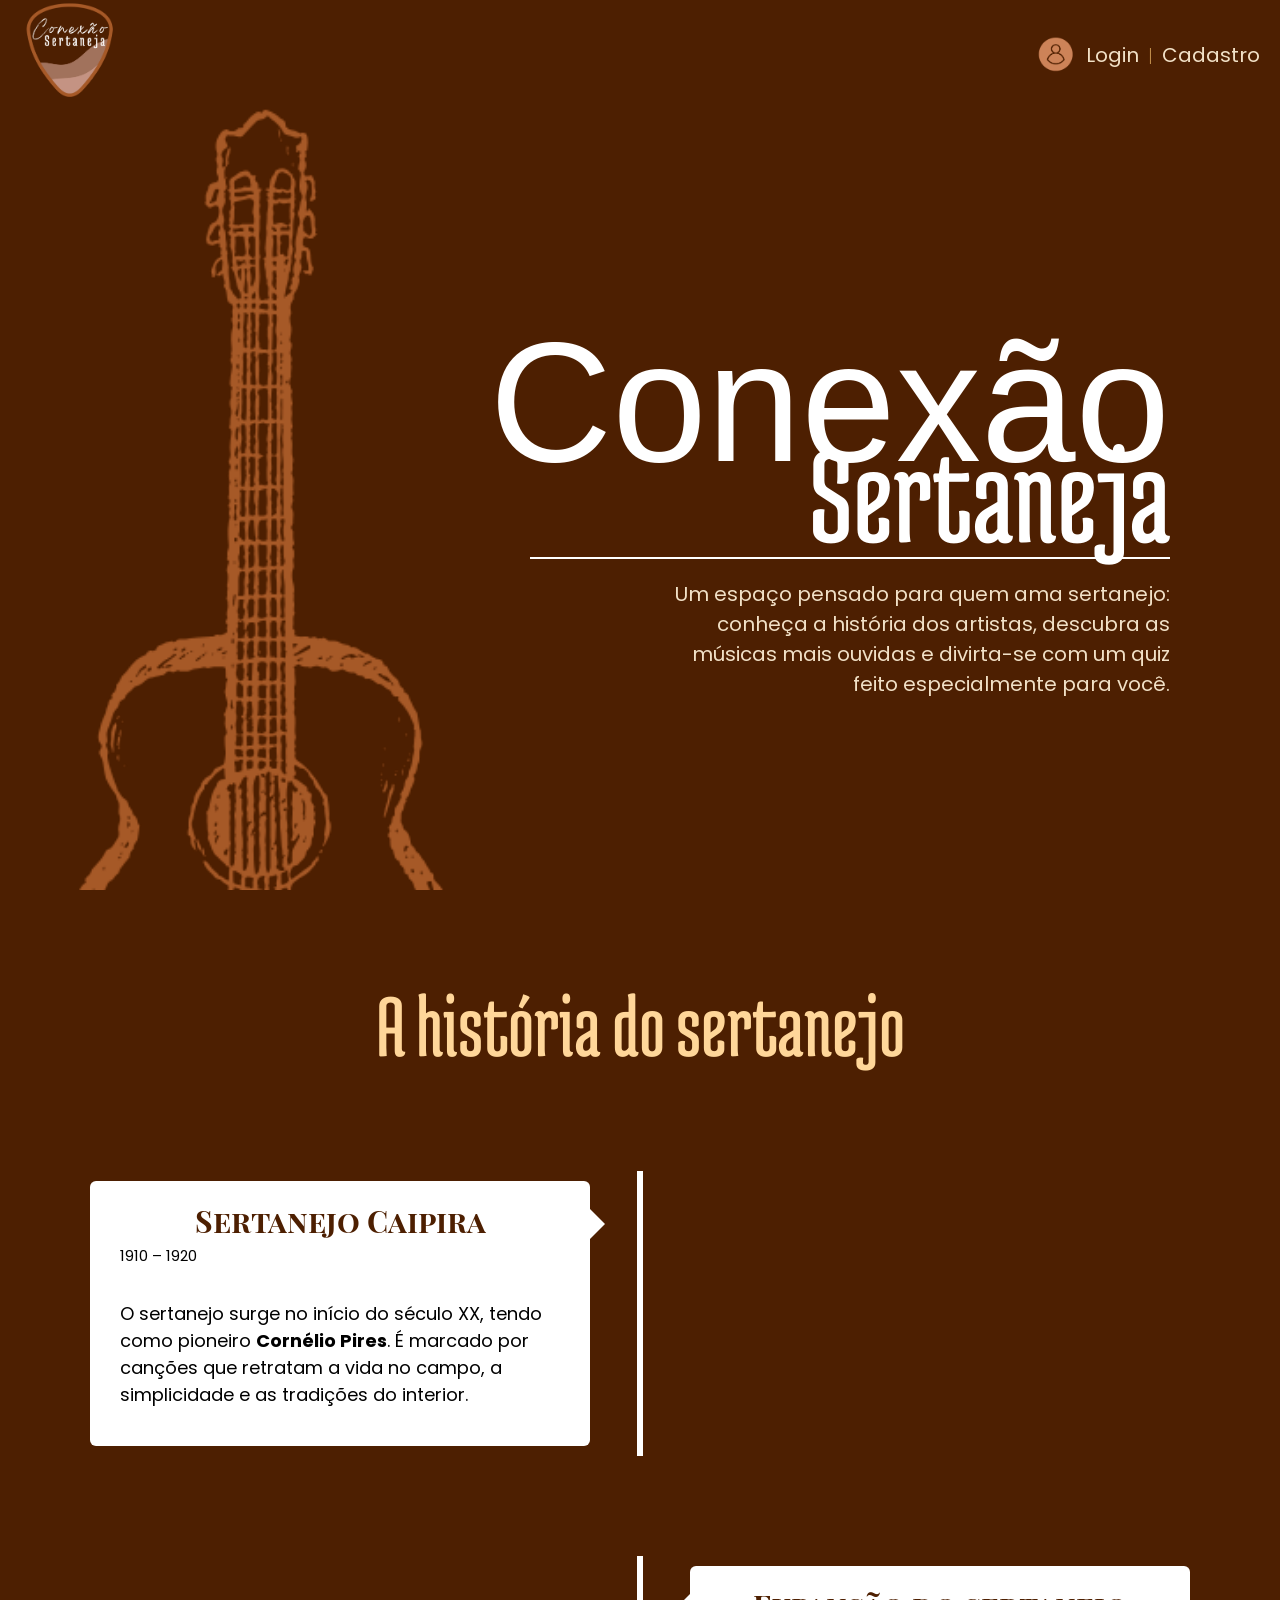
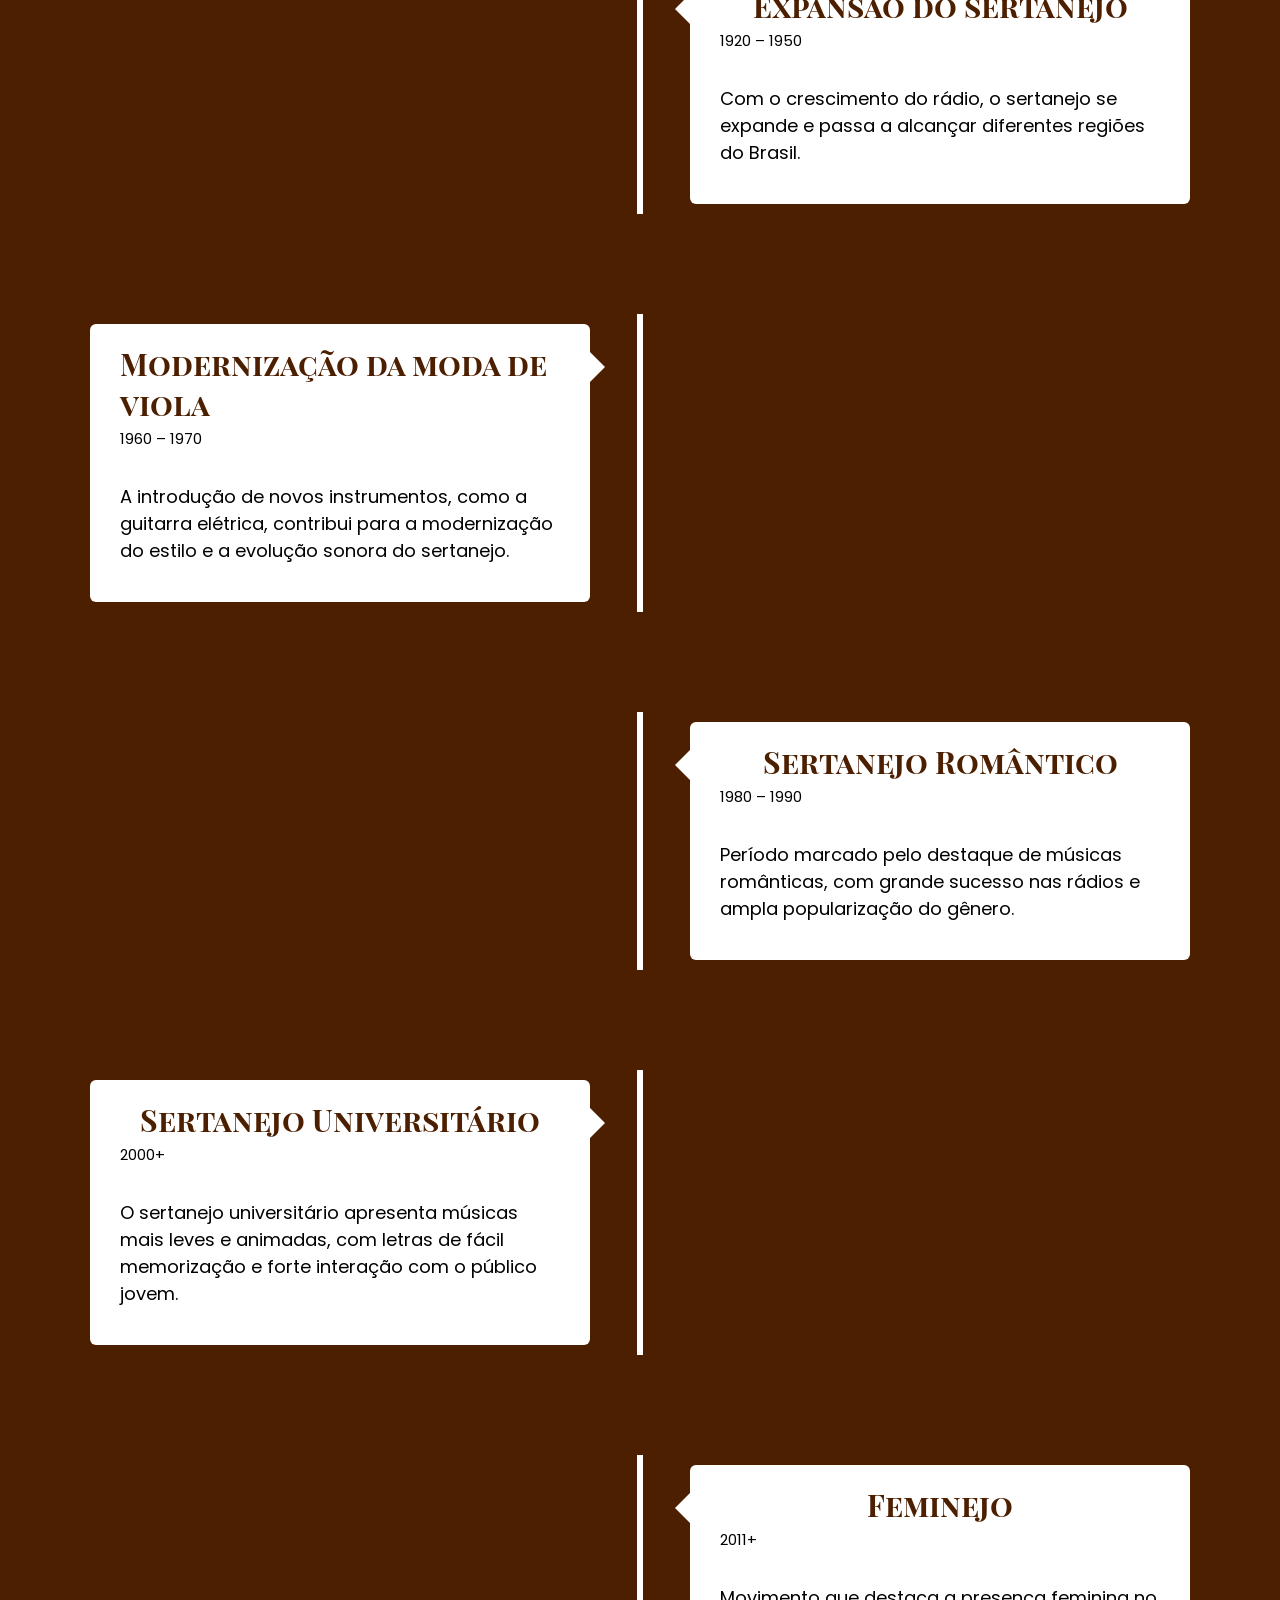
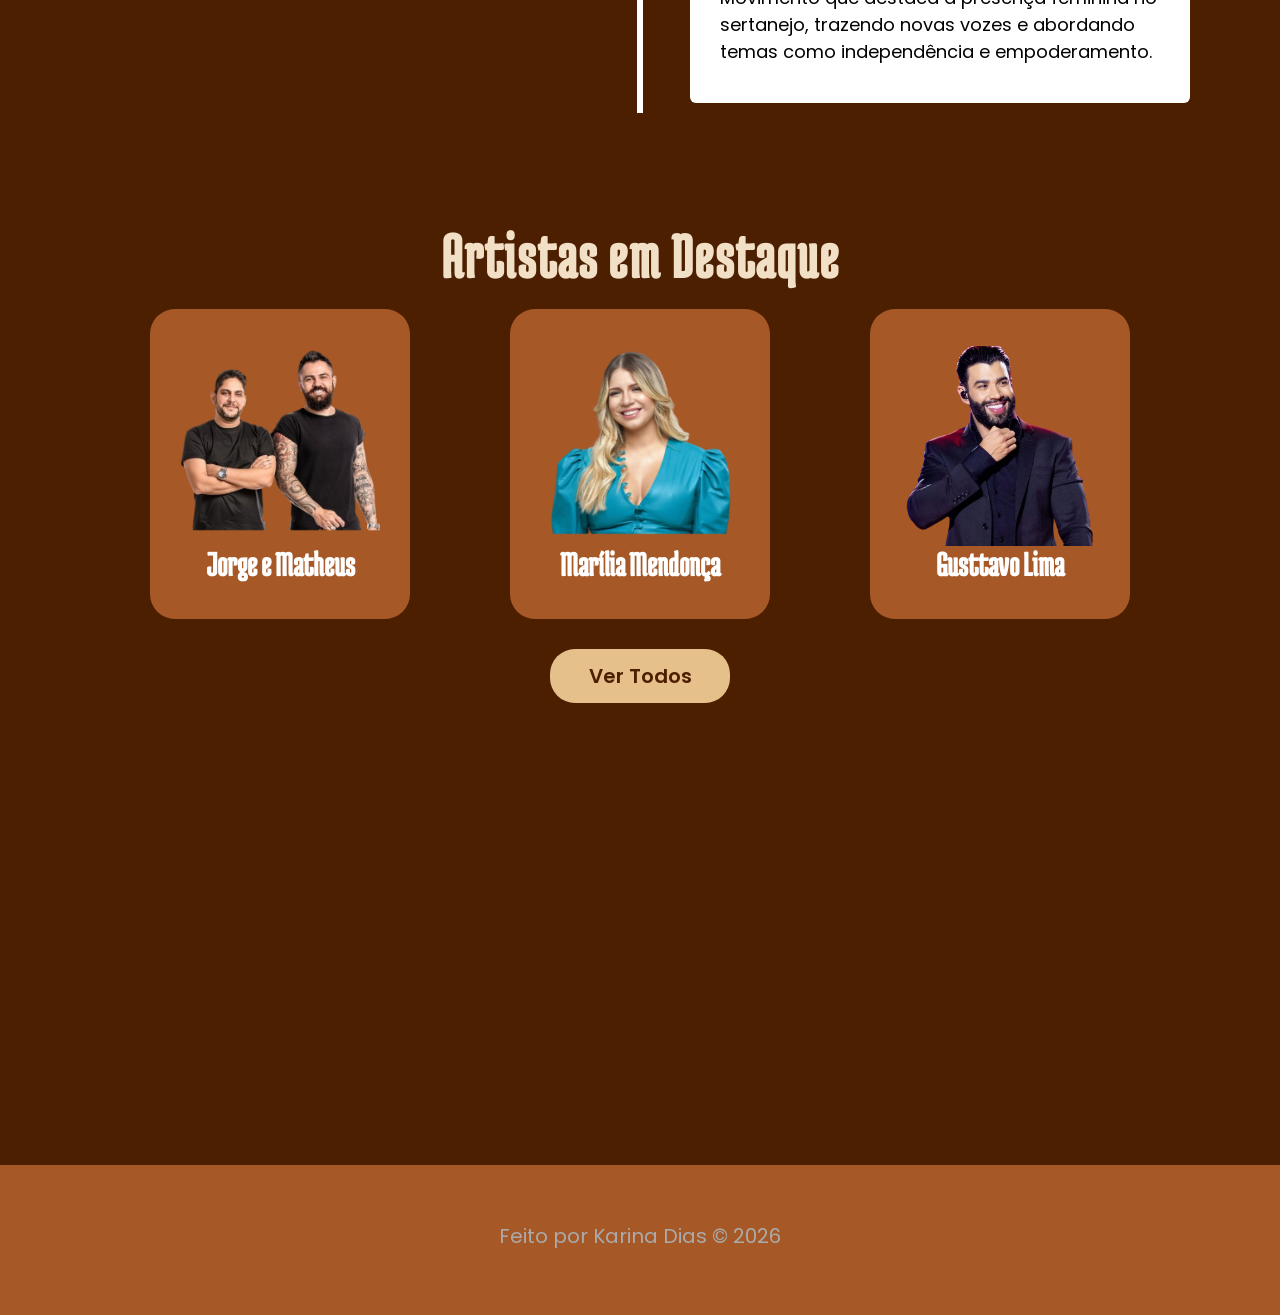
<file: Site/public/index.html>
<!DOCTYPE html>
<html lang="en">

<head>
  <meta charset="UTF-8">
  <meta http-equiv="X-UA-Compatible" content="IE=edge">
  <meta name="viewport" content="width=device-width, initial-scale=1.0">

  <title>Conexão Sertaneja | Página Inicial</title>

  <script src="./js/sessao.js"></script>

  <link rel="stylesheet" href="./css/estilo.css">
  <link rel="icon" href="./assets/icon/Logo.ico">
  <link href="https://fonts.cdnfonts.com/css/angelica-rytes" rel="stylesheet">
  <link rel="preconnect" href="https://fonts.googleapis.com">
  <link rel="preconnect" href="https://fonts.gstatic.com" crossorigin>
  <link
    href="https://fonts.googleapis.com/css2?family=Medula+One&family=Playfair+Display+SC:ital,wght@0,400;0,700;0,900;1,400;1,700;1,900&family=Poppins:ital,wght@0,100;0,200;0,300;0,400;0,500;0,600;0,700;0,800;0,900;1,100;1,200;1,300;1,400;1,500;1,600;1,700;1,800;1,900&display=swap"
    rel="stylesheet">
</head>

<body>
  <div class="header">
    <div class="container">
      <div class="logo">
        <a href="index.html"><img src="assets/icon/Logo.png" alt=""></a>
      </div>
      <ul class="navbar">
        <li class="area-user">
          <img src="assets/imgs/usuario.png" alt="">
          <a href="login.html">Login</a>
          <span>|</span>
          <a href="cadastro.html">Cadastro</a>
        </li>
      </ul>
    </div>
  </div>

  <div class="banner">
    <div class="container">
      <div class="titulo">
        <p class="conexao">Conexão</p>
        <p class="sertaneja">Sertaneja</p>
        <div class="linha"></div>
      </div>
      <div class="texto">
        <p>Um espaço pensado para quem ama sertanejo: conheça a história dos artistas, descubra as músicas mais ouvidas
          e divirta-se com um quiz feito especialmente para você.</p>
      </div>
    </div>
  </div>
  <p class="titulo-timelime">A história do sertanejo</p>

  <div class="timeline">
    <div class="container left-container">
      <div class="text-box">
        <h2>Sertanejo Caipira</h2>
        <small>1910 – 1920</small>
        <p>
          O sertanejo surge no início do século XX, tendo como pioneiro <b>Cornélio Pires</b>.
          É marcado por canções que retratam a vida no campo, a simplicidade e as tradições do interior.
        </p>
        <span class="left-container-arrow"></span>
      </div>
    </div>
  </div>

  <div class="timeline">
    <div class="container right-container">
      <div class="text-box">
        <h2>Expansão do sertanejo</h2>
        <small>1920 – 1950</small>
        <p>
          Com o crescimento do rádio, o sertanejo se expande e passa a alcançar diferentes regiões do Brasil.
        </p>
        <span class="right-container-arrow"></span>
      </div>
    </div>
  </div>

  <div class="timeline">
    <div class="container left-container">
      <div class="text-box">
        <h2>Modernização da moda de viola</h2>
        <small>1960 – 1970</small>
        <p>
          A introdução de novos instrumentos, como a guitarra elétrica, contribui para a modernização do estilo e a
          evolução sonora do sertanejo.
        </p>
        <span class="left-container-arrow"></span>
      </div>
    </div>
  </div>

  <div class="timeline">
    <div class="container right-container">
      <div class="text-box">
        <h2>Sertanejo Romântico</h2>
        <small>1980 – 1990</small>
        <p>
          Período marcado pelo destaque de músicas românticas, com grande sucesso nas rádios e ampla popularização do
          gênero.
        </p>
        <span class="right-container-arrow"></span>
      </div>
    </div>
  </div>

  <div class="timeline">
    <div class="container left-container">
      <div class="text-box">
        <h2>Sertanejo Universitário</h2>
        <small>2000+</small>
        <p>
          O sertanejo universitário apresenta músicas mais leves e animadas, com letras de fácil memorização e forte
          interação com o público jovem.
        </p>
        <span class="left-container-arrow"></span>
      </div>
    </div>
  </div>

  <div class="timeline">
    <div class="container right-container">
      <div class="text-box">
        <h2>Feminejo</h2>
        <small>2011+</small>
        <p>
          Movimento que destaca a presença feminina no sertanejo, trazendo novas vozes e abordando temas como
          independência e empoderamento.
        </p>
        <span class="right-container-arrow"></span>
      </div>
    </div>
  </div>


  <div class="social">
    <div class="container">
      <div class="boxes">
        <div class="artistas">
          <h2>Artistas em Destaque</h2>
        </div>
        <div class="box">
          <img src="assets/imgs/jorge_matheus.png">
          <h4>Jorge e Matheus</h4>
        </div>
        <div class="box">
          <img src="assets/imgs/marilia.png">
          <h4>Marília Mendonça</h4>
        </div>
        <div class="box">
          <img src="assets/imgs/gusttavo.png">
          <h4>Gusttavo Lima</h4>
        </div>
      </div>
      <a href="artistas.html" class="btn">Ver Todos</a>
    </div>
  </div>
  <div class="iframe">
    <iframe data-testid="embed-iframe" style="border-radius:12px"
      src="https://open.spotify.com/embed/playlist/7IGhIit7is4YuOtG9TF6XB?utm_source=generator" width="60%" height="352"
      frameBorder="0" allowfullscreen=""
      allow="autoplay; clipboard-write; encrypted-media; fullscreen; picture-in-picture" loading="lazy"></iframe>
  </div>


  <div class="footer">
    <ul class="list">
      <!-- <li>
        <a href="sobremim.html">Sobre Mim</a>
      </li>
      <li>
        <a href="cacapalavra.html">Caça Palavra</a>
      </li>
    </ul> -->
      <p class="copyright">
        Feito por Karina Dias &copy; 2026
      </p>
  </div>
</body>

</html>
</file>
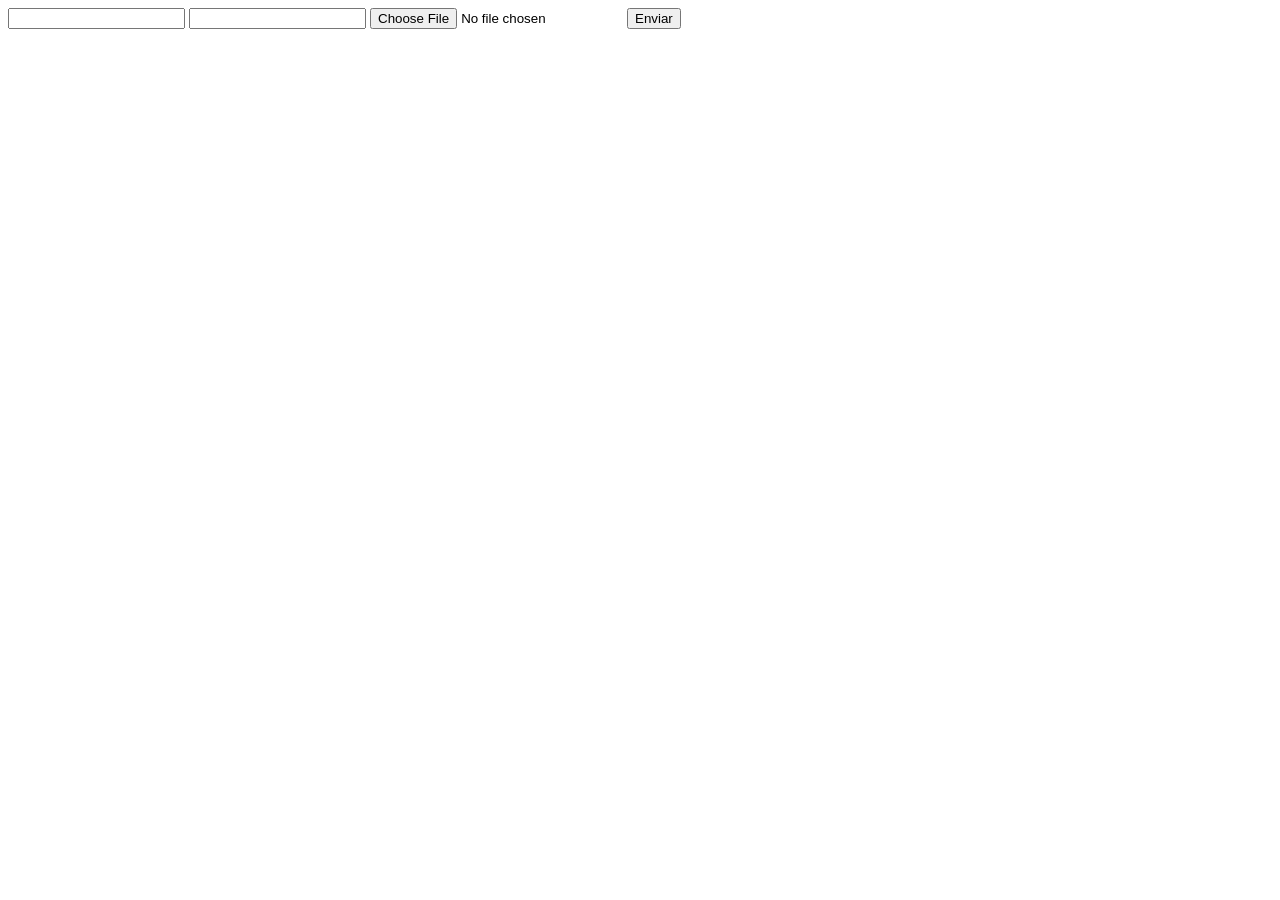
<file: Site/DOCUMENTOS_DE_APOIO/exemplo_de_upload_de_arquivo/public/index.html>
<!DOCTYPE html>
<html lang="en">

<head>
  <meta charset="UTF-8">
  <meta http-equiv="X-UA-Compatible" content="IE=edge">
  <meta name="viewport" content="width=device-width, initial-scale=1.0">
  <title>Upload</title>
</head>

<body>

  <div>
    <input name="nome" id="nome" type="text" />
    <input name="email" id="email" type="url" />
    <input name="foto" id="foto" type="file" />
    <button onclick="enviar()">Enviar</button>
  </div>

  <div id="container"></div>
</body>

</html>

<script>
  function enviar() {
    const formData = new FormData();
    formData.append('foto', foto.files[0])
    formData.append('nome', nome.value)
    formData.append('email', email.value)

    fetch("/usuarios/cadastro", {
      method: "POST",
      body: formData
    })
      .then(res => {
        window.location = "./perfil.html"
      })
      .catch(err => {
        console.log(err);
      })
  }
</script>
</file>
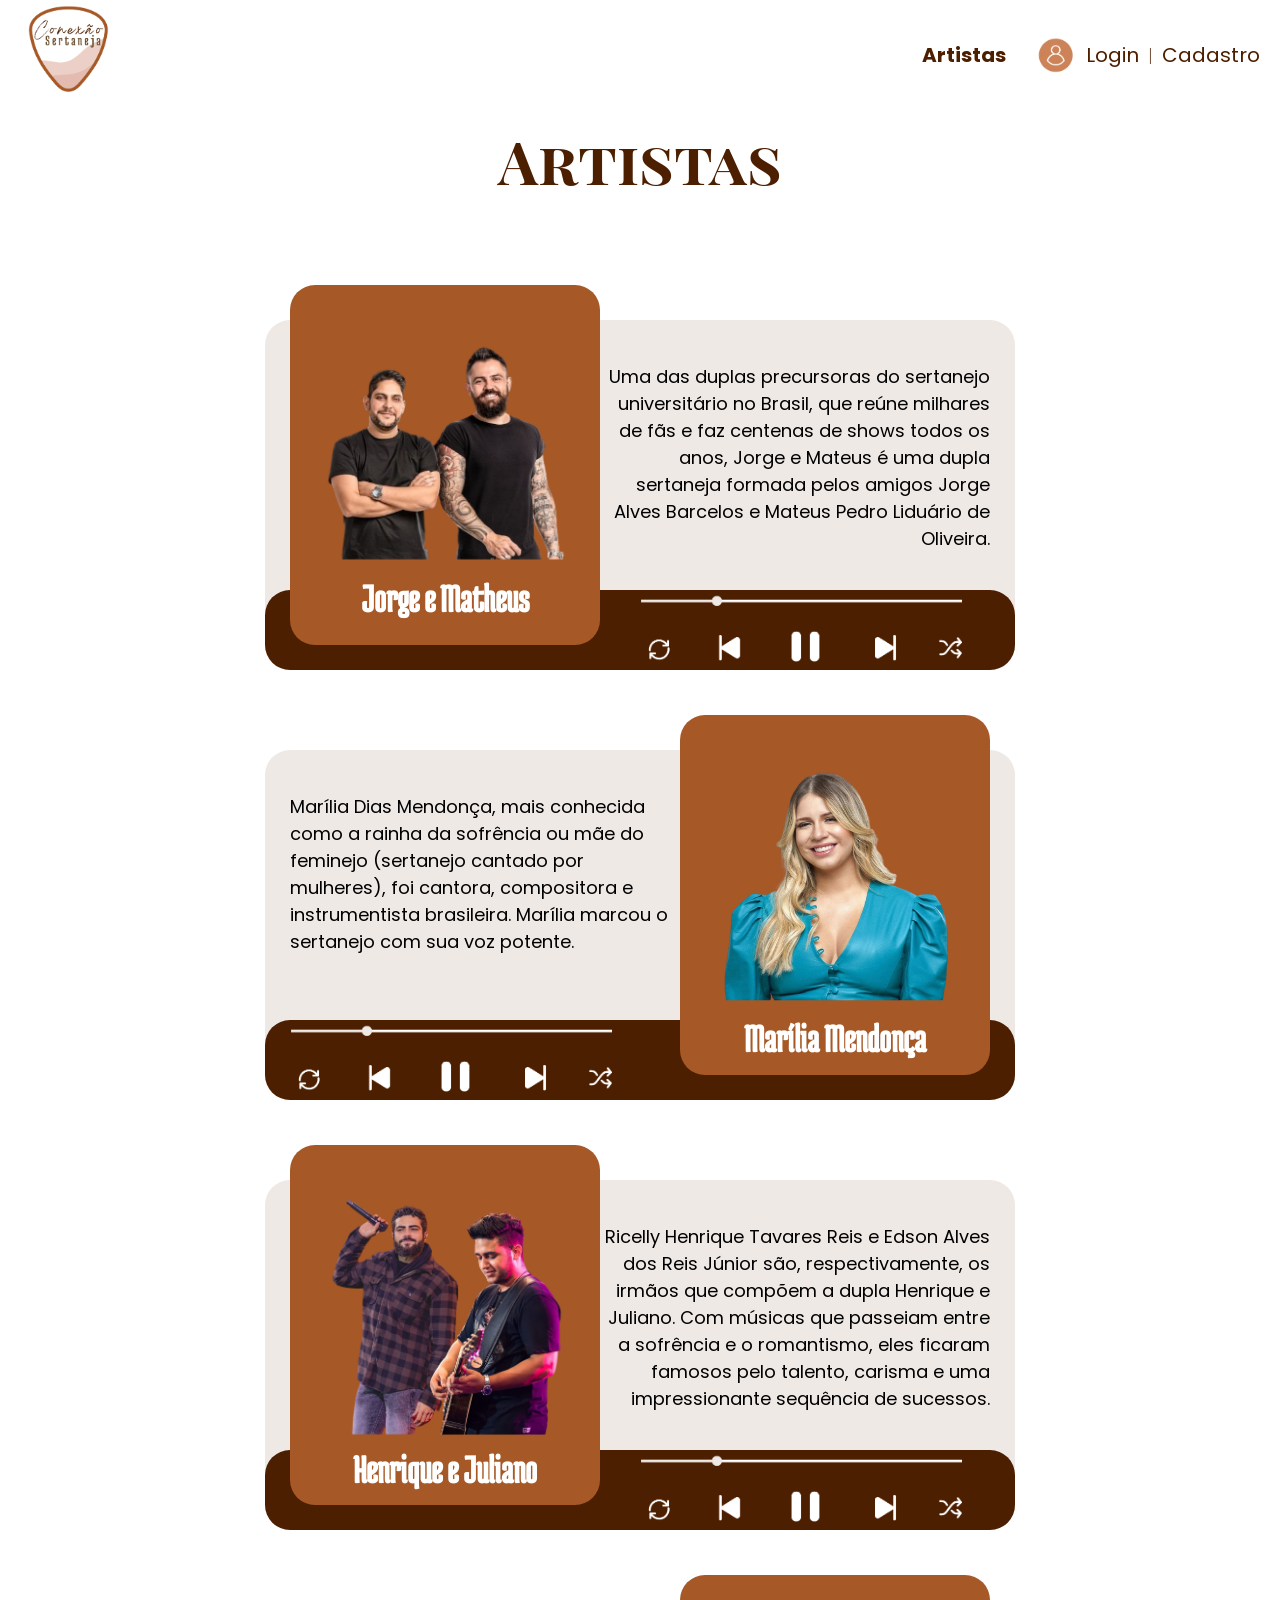
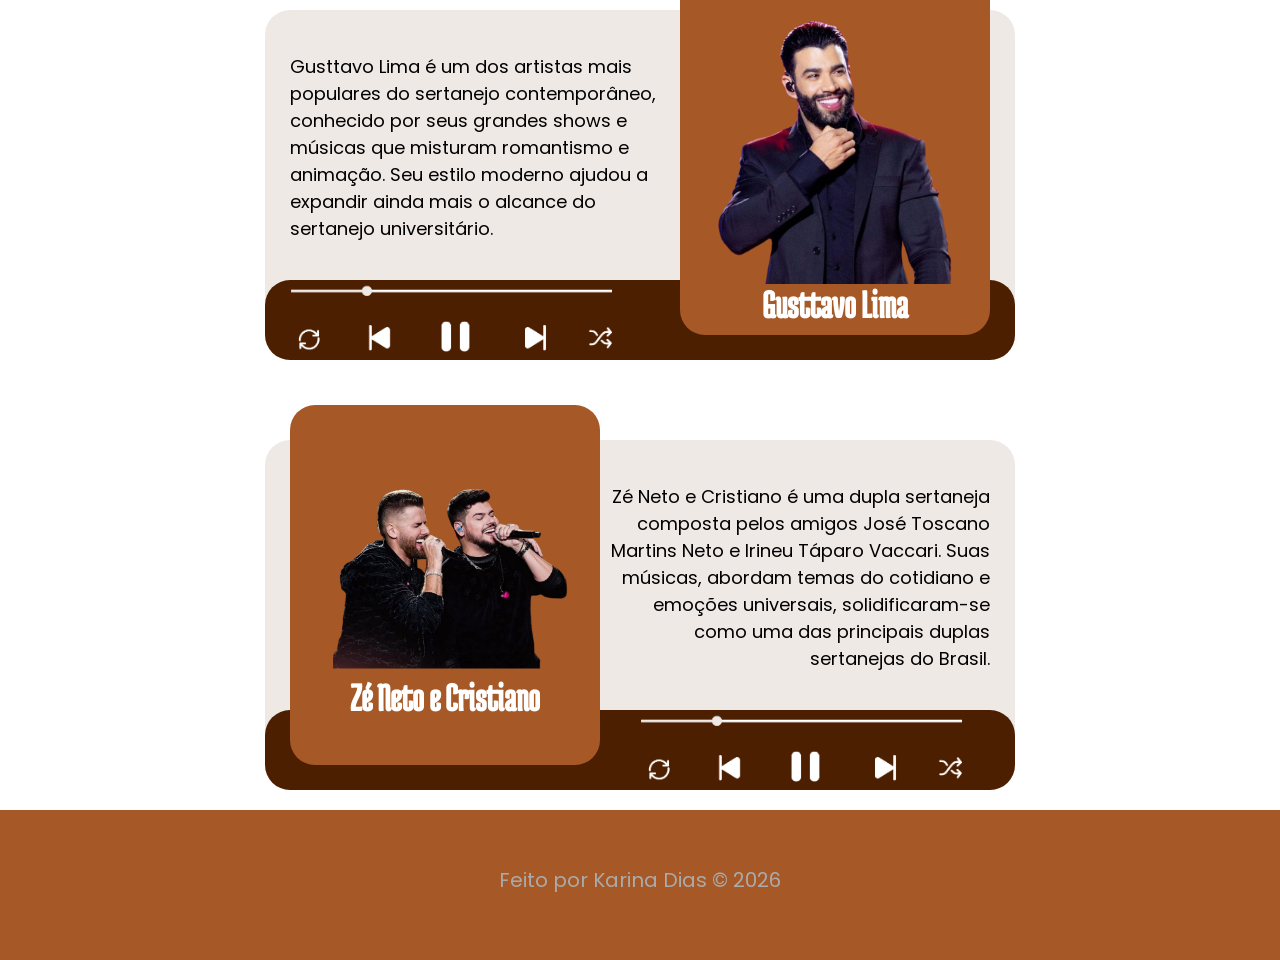
<file: Site/public/artistas.html>
<!DOCTYPE html>
<html lang="en">

<head>
  <meta charset="UTF-8">
  <meta http-equiv="X-UA-Compatible" content="IE=edge">
  <meta name="viewport" content="width=device-width, initial-scale=1.0">

  <title>Conexão Sertaneja | Artistas</title>
  <script src="./js/sessao.js"></script>
  <link rel="stylesheet" href="./css/artistas.css">
  <link rel="icon" href="./assets/icon/Logo.ico">
  <link href="https://fonts.cdnfonts.com/css/angelica-rytes" rel="stylesheet">
  <link rel="icon" href="./assets/icon/Logo.ico">
  <link href="https://fonts.cdnfonts.com/css/angelica-rytes" rel="stylesheet">
  <link rel="preconnect" href="https://fonts.googleapis.com">
  <link rel="preconnect" href="https://fonts.gstatic.com" crossorigin>
  <link
    href="https://fonts.googleapis.com/css2?family=Medula+One&family=Playfair+Display+SC:ital,wght@0,400;0,700;0,900;1,400;1,700;1,900&family=Poppins:ital,wght@0,100;0,200;0,300;0,400;0,500;0,600;0,700;0,800;0,900;1,100;1,200;1,300;1,400;1,500;1,600;1,700;1,800;1,900&display=swap"
    rel="stylesheet">
</head>

<body>
  <div class="header">
    <div class="container">
      <div class="logo">
        <a href="index.html"><img src="assets/icon/Logo2.png" alt=""></a>
      </div>
      <ul class="navbar">
        <li class="agora">
          <a href="#">Artistas</a>
        </li>
        <li>
        <li class="area-user">
          <img src="assets/imgs/usuario.png" alt="">
          <a href="login.html">Login</a>
          <span>|</span>
          <a href="cadastro.html">Cadastro</a>
        </li>
      </ul>
    </div>
  </div>

  <div class="main">
    <h1>Artistas</h1>
    <div class="container1">
      <div class="container2">
        <img src="assets/imgs/jorge_matheus.png" alt="jorge e matheus">
        <h3>Jorge e Matheus</h3>
      </div>
      <p>Uma das duplas precursoras do sertanejo universitário no Brasil, que reúne milhares de fãs e faz centenas de
        shows todos os anos, Jorge e Mateus é uma dupla sertaneja formada pelos amigos Jorge Alves Barcelos e Mateus
        Pedro Liduário de Oliveira. </p>
      <div class="container3">
        <img src="assets/imgs/playerMusic.png" alt="player de musica">
      </div>

    </div>
    <div class="container-right">
      <div class="container2">
        <img src="assets/imgs/marilia.png" alt="marilia">
        <h3>Marília Mendonça</h3>
      </div>
      <p>Marília Dias Mendonça, mais conhecida como a rainha da sofrência ou mãe do feminejo (sertanejo cantado por
        mulheres), foi cantora, compositora e instrumentista brasileira. Marília marcou o sertanejo com sua voz potente.
      </p>
      <div class="container-right1">
        <img src="assets/imgs/playerMusic.png" alt="player de musica">
      </div>

    </div>
    <div class="container1">
      <div class="container2">
        <img src="assets/imgs/henrique_juliano.png" alt="henrique e juliano">
        <h3>Henrique e Juliano</h3>
      </div>
      <p>Ricelly Henrique Tavares Reis e Edson Alves dos Reis Júnior são, respectivamente, os irmãos que compõem a dupla
        Henrique e Juliano. Com músicas que passeiam entre a sofrência e o romantismo, eles ficaram famosos pelo
        talento, carisma e uma impressionante sequência de sucessos.</p>
      <div class="container3">
        <img src="assets/imgs/playerMusic.png" alt="player de musica">
      </div>

    </div>
    <div class="container-right">
      <div class="container2">
        <img src="assets/imgs/gusttavo.png" alt="gustavo lima">
        <h3>Gusttavo Lima</h3>
      </div>
      <p>Gusttavo Lima é um dos artistas mais populares do sertanejo contemporâneo, conhecido por seus grandes shows e
        músicas que misturam romantismo e animação. Seu estilo moderno ajudou a expandir ainda mais o alcance do
        sertanejo universitário.</p>
      <div class="container-right1">
        <img src="assets/imgs/playerMusic.png" alt="player de musica">
      </div>

    </div>
    <div class="container1">
      <div class="container2">
        <img src="assets/imgs/ze_cristiano.png" alt="ze neto e cristiano">
        <h3>Zé Neto e Cristiano</h3>
      </div>
      <p>Zé Neto e Cristiano é uma dupla sertaneja composta pelos amigos José Toscano Martins Neto e Irineu Táparo
        Vaccari. Suas músicas, abordam temas do cotidiano e emoções universais, solidificaram-se como uma das principais
        duplas sertanejas do Brasil.</p>
      <div class="container3">
        <img src="assets/imgs/playerMusic.png" alt="player de musica">
      </div>
    </div>
  </div>


  <div class="footer">
    <!-- <ul class="list">
      <li>
        <a href="sobremim.html">Sobre Mim</a>
      </li>
      <li>
        <a href="cacapalavra.html">Caça Palavra</a>
      </li>
    </ul> -->
    <p class="copyright">
      Feito por Karina Dias &copy; 2026
    </p>


</body>

</html>
</file>
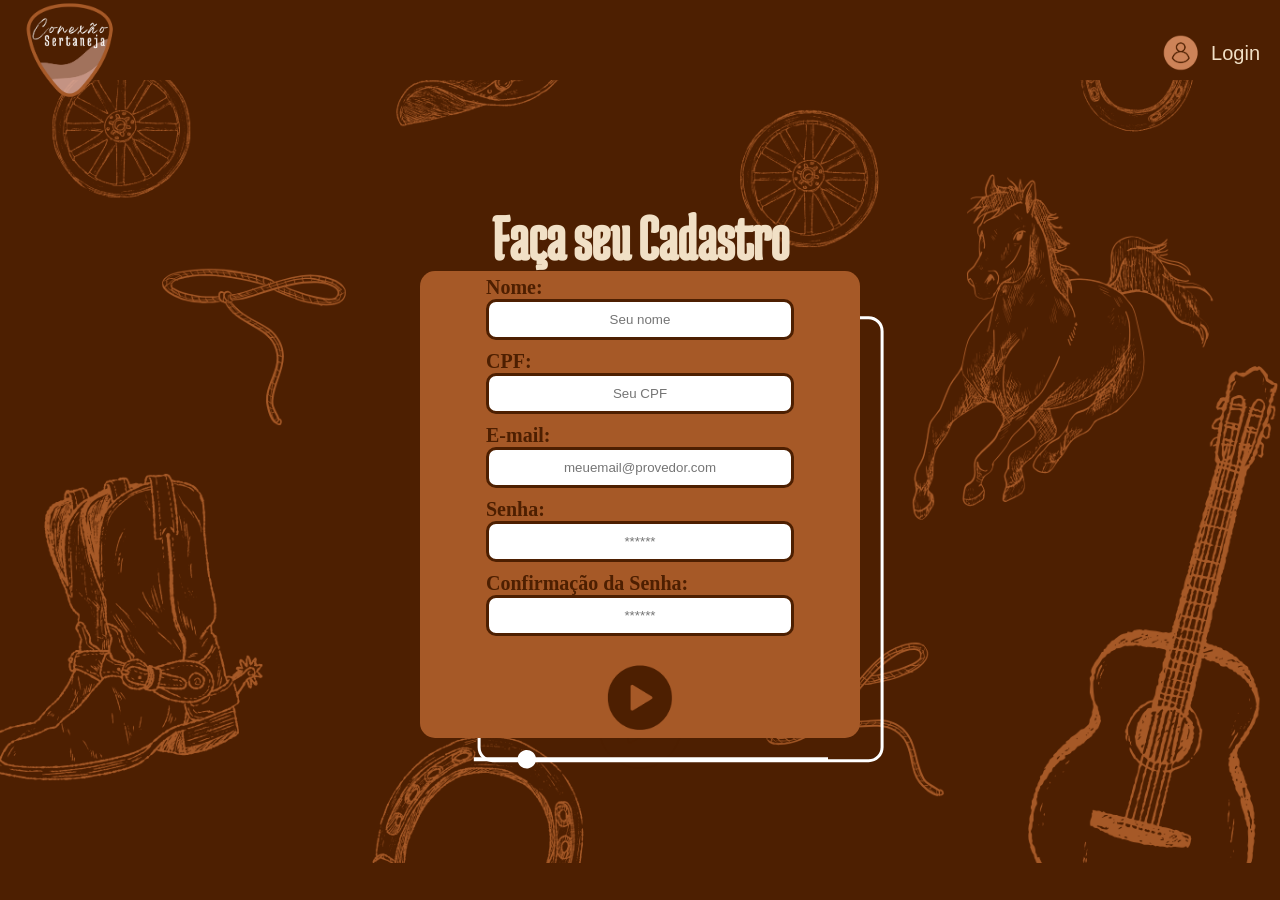
<file: Site/public/cadastro.html>
<!DOCTYPE html>
<html lang="pt-br">

<head>
  <meta charset="UTF-8" />
  <meta http-equiv="X-UA-Compatible" content="IE=edge" />
  <meta name="viewport" content="width=device-width, initial-scale=1.0" />

  <title>Conexão Sertaneja | Cadastro</title>

  <script src="./js/sessao.js"></script>

  <link rel="stylesheet" href="./css/estilo.css">
  <link rel="icon" href="./assets/icon/Logo.ico">
  <link href="https://fonts.cdnfonts.com/css/angelica-rytes" rel="stylesheet">
  <link rel="preconnect" href="https://fonts.googleapis.com">
  <link rel="preconnect" href="https://fonts.gstatic.com" crossorigin>
  <link
    href="https://fonts.googleapis.com/css2?family=Medula+One&family=Playfair+Display+SC:ital,wght@0,400;0,700;0,900;1,400;1,700;1,900&display=swap"
    rel="stylesheet">
</head>

<body>
  <!--header inicio-->
  <div class="header">
    <div class="container">
      <div class="logo">
        <a href="index.html"><img src="assets/icon/Logo.png" alt=""></a>
      </div>
      <ul class="navbar">
        <li class="area-user">
          <img src="assets/imgs/usuario.png" alt="">
          <a href="login.html">Login</a>
        </li>
      </ul>
    </div>
  </div>
  <!--header fim-->

  <div class="login">
    <div class="alerta_erro">
      <div class="card_erro" id="cardErro">
        <span id="mensagem_erro"></span>
      </div>
    </div>
    <div class="container">
      <h2>Faça seu Cadastro</h2>
      <div class="shape-cadastro"></div>
      <div class="card card-cadastro">
        <div class="formulario">
          <div class="campo">
            <span>Nome:</span>
            <input id="nome_input" type="text" placeholder="Seu nome" />
          </div>
          <div class="campo">
            <span>CPF:</span>
            <input id="cpf_input" type="text" placeholder="Seu CPF" />
          </div>
          <div class="campo">
            <span>E-mail:</span>
            <input id="email_input" type="email" placeholder="meuemail@provedor.com" />
          </div>
          <div class="campo">
            <span>Senha:</span>
            <input id="senha_input" type="password" oninput="analisarSenha()" placeholder="******" />
          </div>
          <div class="campo">
            <span>Confirmação da Senha:</span>
            <input id="confirmacao_senha_input" type="password" placeholder="******" />
          </div>
          <div class="imgSticker">
            <img src="assets/imgs/linhaMusica.png" alt="">
          </div>
          <button class="botao" onclick="cadastrar()"><img src="assets/imgs/buttonPlay.png" alt=""></button>
          <div id="div_mensagem"></div>
        </div>
        <div id="div_aguardar" class="loading-div">
          <img src="./assets/gifs/aguarde-orange.gif" id="loading-gif" />
        </div>

        <div id="div_erros_login"></div>
      </div>
    </div>
  </div>

</body>

</html>

<script>

  // Array para armazenar empresas cadastradas para validação de código de ativação 
  // let listaEmpresasCadastradas = [];

  function cadastrar() {
    aguardar();
    //Recupere o valor da nova input pelo nome do id
    // Agora vá para o método fetch logo abaixo
    var nomeVar = nome_input.value;
    var cpfVar = cpf_input.value;
    var emailVar = email_input.value;
    var senhaVar = senha_input.value;
    var confirmacaoSenhaVar = confirmacao_senha_input.value;

    // Verificando se há algum campo em branco
    if (
      nomeVar == "" ||
      cpfVar == "" ||
      emailVar == "" ||
      senhaVar == "" ||
      confirmacaoSenhaVar == ""
    ) {
      cardErro.style.display = "block";
      mensagem_erro.innerHTML =
        "(Mensagem de erro para todos os campos em branco)";

      finalizarAguardar();
      return false;
    }
    else {
      setInterval(sumirMensagem, 5000);
    }
    if (nomeVar.length < 1) {
      cardErro.style.display = "block";
      mensagem_erro.innerHTML =
        "(Nome Inválido)";

      finalizarAguardar();
      return false;
    }
    else {
      setInterval(sumirMensagem, 5000);
    }
    if (!(emailVar.includes('@') && emailVar.includes('.'))) {
      cardErro.style.display = "block";
      mensagem_erro.innerHTML =
        "(Email Inválido)";

    } else {
      setInterval(sumirMensagem, 5000);
    }

    if (senhaVar.length < 6) {
      cardErro.style.display = "block";
      mensagem_erro.innerHTML =
        "(Senha Inválida)";
      finalizarAguardar();
      return false;
    } else {
      setInterval(sumirMensagem, 5000);
    }
    if (confirmacaoSenhaVar !== senhaVar) {
      cardErro.style.display = "block";
      mensagem_erro.innerHTML =
        "(Senhas não corretas)";

      finalizarAguardar();
      return false;
    } else {
      setInterval(sumirMensagem, 5000);
    }
    if (cpfVar.length !== 11) {
      cardErro.style.display = "block";
      mensagem_erro.innerHTML =
        "(CPF Inválido)";

      finalizarAguardar();
      return false;
    } else {
      setInterval(sumirMensagem, 5000);
    }

    //For para verificar se é só número
    let valido = true;

    for (let i = 0; i < cpfVar.length; i++) {
      if (cpfVar[i] < '0' || cpfVar[i] > '9') {
        valido = false;
        break;
      }
    }

    if (!valido) {
      cardErro.style.display = "block";
      mensagem_erro.innerHTML = "CPF deve conter apenas números!";
      return false;
    }

    // Enviando o valor da nova input
    fetch("/usuarios/cadastrar", {
      method: "POST",
      headers: {
        "Content-Type": "application/json",
      },
      body: JSON.stringify({
        // crie um atributo que recebe o valor recuperado aqui
        // Agora vá para o arquivo routes/usuario.js
        nomeServer: nomeVar,
        cpfServer: cpfVar,
        emailServer: emailVar,
        senhaServer: senhaVar,
      }),
    })
      .then(function (resposta) {
        console.log("resposta: ", resposta);

        if (resposta.ok) {
          cardErro.style.display = "block";

          mensagem_erro.innerHTML =
            "Cadastro realizado com sucesso! Redirecionando para tela de Login...";

          setTimeout(() => {
            window.location = "login.html";
          }, "2000");

          limparFormulario();
          finalizarAguardar();
        } else {
          throw "Houve um erro ao tentar realizar o cadastro!";
        }
      })
      .catch(function (resposta) {
        console.log(`#ERRO: ${resposta}`);
        finalizarAguardar();
      });

    return false;
  }


  function sumirMensagem() {
    cardErro.style.display = "none";
  }

  function analisarSenha() {
  var senhaVar = senha_input.value;
  var tamanho = senhaVar.length;
  var senhaMai = senhaVar.toUpperCase();
  var senhaMin = senhaVar.toLowerCase();
  var forca = 0;

  if (tamanho >= 6) {
    forca++;
  }
  if (senhaVar != senhaMai) {
    forca++;
  }
  if (senhaVar != senhaMin) {
    forca++;
  }

  if (forca == 3) {
    div_mensagem.innerHTML = `<span style="color: green;">Senha forte</span>`;
  } else if (forca == 2) {
    div_mensagem.innerHTML = `<span style="color: orange;">Senha média  <br> 
                               As senha deve possuir: Possuir no mínimo 6 caracteres <br>
                               Conter letras maiúsculas e minúsculas, números e  caracteres especiais (ex: @, #, $, %)    <br></span>`;
  } else {
    div_mensagem.innerHTML = `<span style="color: red;">Senha fraca <br> 
                               As senha deve possuir: Possuir no mínimo 6 caracteres <br>
                               Conter letras maiúsculas e minúsculas, números e  caracteres especiais (ex: @, #, $, %)    <br></span>`;
  }
}

</script>
</file>
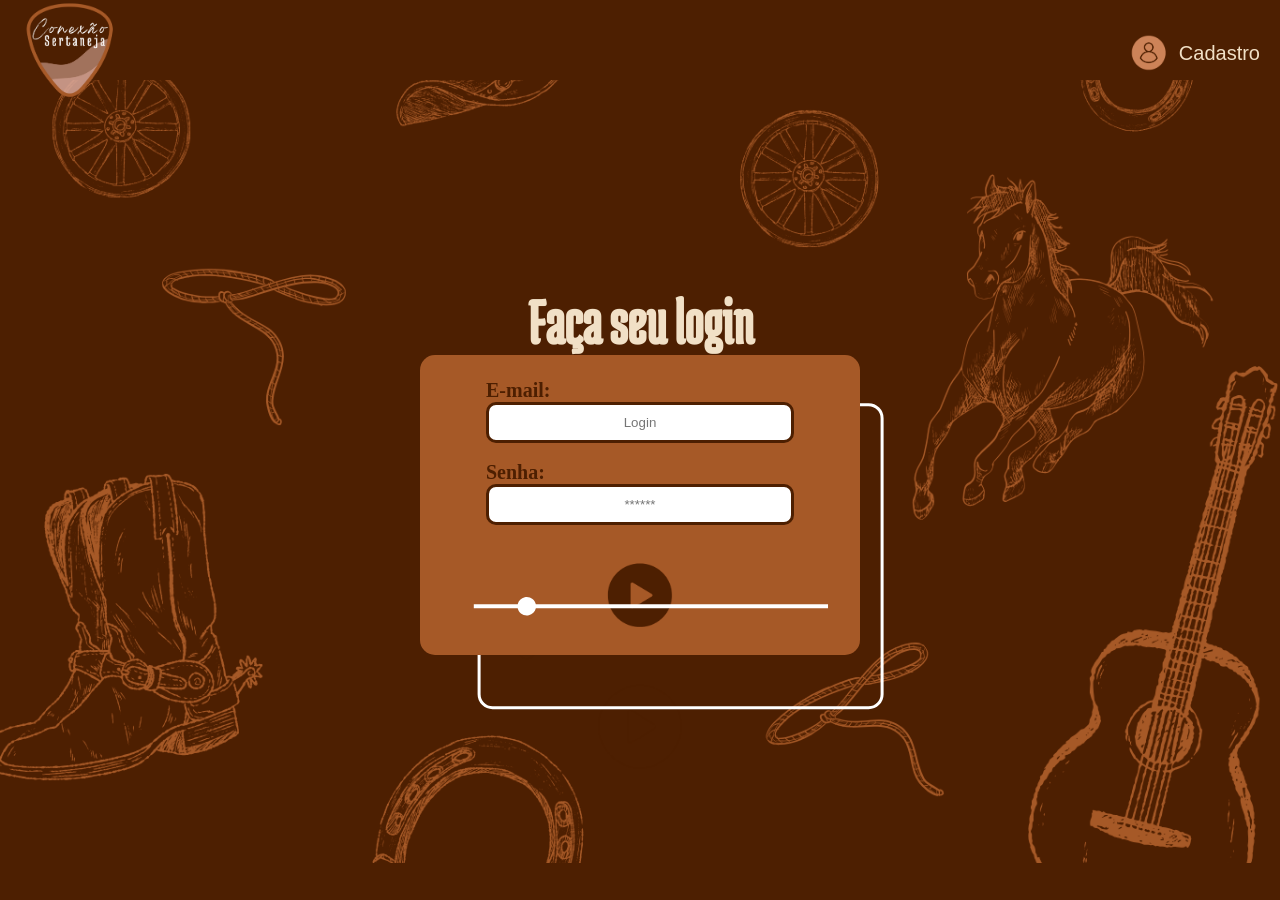
<file: Site/public/login.html>
<!DOCTYPE html>
<html lang="pt-br">

<head>
    <meta charset="UTF-8">
    <meta http-equiv="X-UA-Compatible" content="IE=edge">
    <meta name="viewport" content="width=device-width, initial-scale=1.0">

    <title>Conexão Sertaneja | Login</title>

    <script src="./js/sessao.js"></script>

    <link rel="stylesheet" href="./css/estilo.css">
    <link rel="icon" href="./assets/icon/Logo.ico">
    <link href="https://fonts.cdnfonts.com/css/angelica-rytes" rel="stylesheet">
    <link rel="preconnect" href="https://fonts.googleapis.com">
    <link rel="preconnect" href="https://fonts.gstatic.com" crossorigin>
    <link
        href="https://fonts.googleapis.com/css2?family=Medula+One&family=Playfair+Display+SC:ital,wght@0,400;0,700;0,900;1,400;1,700;1,900&display=swap"
        rel="stylesheet">
</head>

<body>

    <!--Header-->

    <!--header inicio-->
    <div class="header">
        <div class="container">
            <div class="logo">
                <a href="index.html"><img src="assets/icon/Logo.png" alt=""></a>
            </div>
            <ul class="navbar">
                <li class="area-user">
                    <img src="assets/imgs/usuario.png" alt="">
                    <a href="cadastro.html">Cadastro</a>
                </li>
            </ul>
        </div>
    </div>


    <div class="login">
        <div class="alerta_erro">
            <div class="card_erro" id="cardErro">
                <span id="mensagem_erro"></span>
            </div>
        </div>
        <div class="container">
            <h2>Faça seu login</h2>
            <div class="shape-login"></div>
            <div class="card card-login">
                <div class="formulario">
                    <div class="campo">
                        <span>E-mail:</span>
                        <input id="email_input" type="text" placeholder="Login">
                    </div>
                    <div class="campo">
                        <span>Senha:</span>
                        <input id="senha_input" type="password" placeholder="******">
                    </div>
                    <div class="imgSticker2">
                        <img src="assets/imgs/linhaMusica.png" alt="">
                    </div>
                    <button class="botao" onclick="entrar()">
                        <img src="assets/imgs/buttonPlay.png">
                    </button>

                </div>

                <div id="div_aguardar" class="loading-div">
                    <img src="./assets/gifs/aguarde-orange.gif" id="loading-gif">
                </div>

                <div id="div_erros_login"></div>
            </div>
        </div>
    </div>

</body>

</html>

<script>


    function entrar() {
        aguardar();

        var emailVar = email_input.value;
        var senhaVar = senha_input.value;

        if (emailVar == "" || senhaVar == "") {
            cardErro.style.display = "block"
            mensagem_erro.innerHTML = "(Mensagem de erro para todos os campos em branco)";
            finalizarAguardar();
            return false;
        }
        else {
            setInterval(sumirMensagem, 5000)
        }

        console.log("FORM LOGIN: ", emailVar);
        console.log("FORM SENHA: ", senhaVar);

        fetch("/usuarios/autenticar", {
            method: "POST",
            headers: {
                "Content-Type": "application/json"
            },
            body: JSON.stringify({
                emailServer: emailVar,
                senhaServer: senhaVar
            })
        }).then(function (resposta) {
            console.log("ESTOU NO THEN DO entrar()!")

            if (resposta.ok) {
                console.log(resposta);

                resposta.json().then(json => {
                    console.log(json);
                    console.log(JSON.stringify(json));
                    sessionStorage.EMAIL_USUARIO = json.email;
                    sessionStorage.NOME_USUARIO = json.nome;
                    sessionStorage.ID_USUARIO = json.id;
                    sessionStorage.CPF_USUARIO = json.cpf

                    setTimeout(function () {
                        window.location = "quiz.html";
                    }, 1000); // apenas para exibir o loading

                });

            } else {

                console.log("Houve um erro ao tentar realizar o login!");

                resposta.text().then(texto => {
                    console.error(texto);
                    finalizarAguardar(texto);
                });
            }

        }).catch(function (erro) {
            console.log(erro);
        })

        return false;
    }

    function sumirMensagem() {
        cardErro.style.display = "none"
    }

</script>
</file>
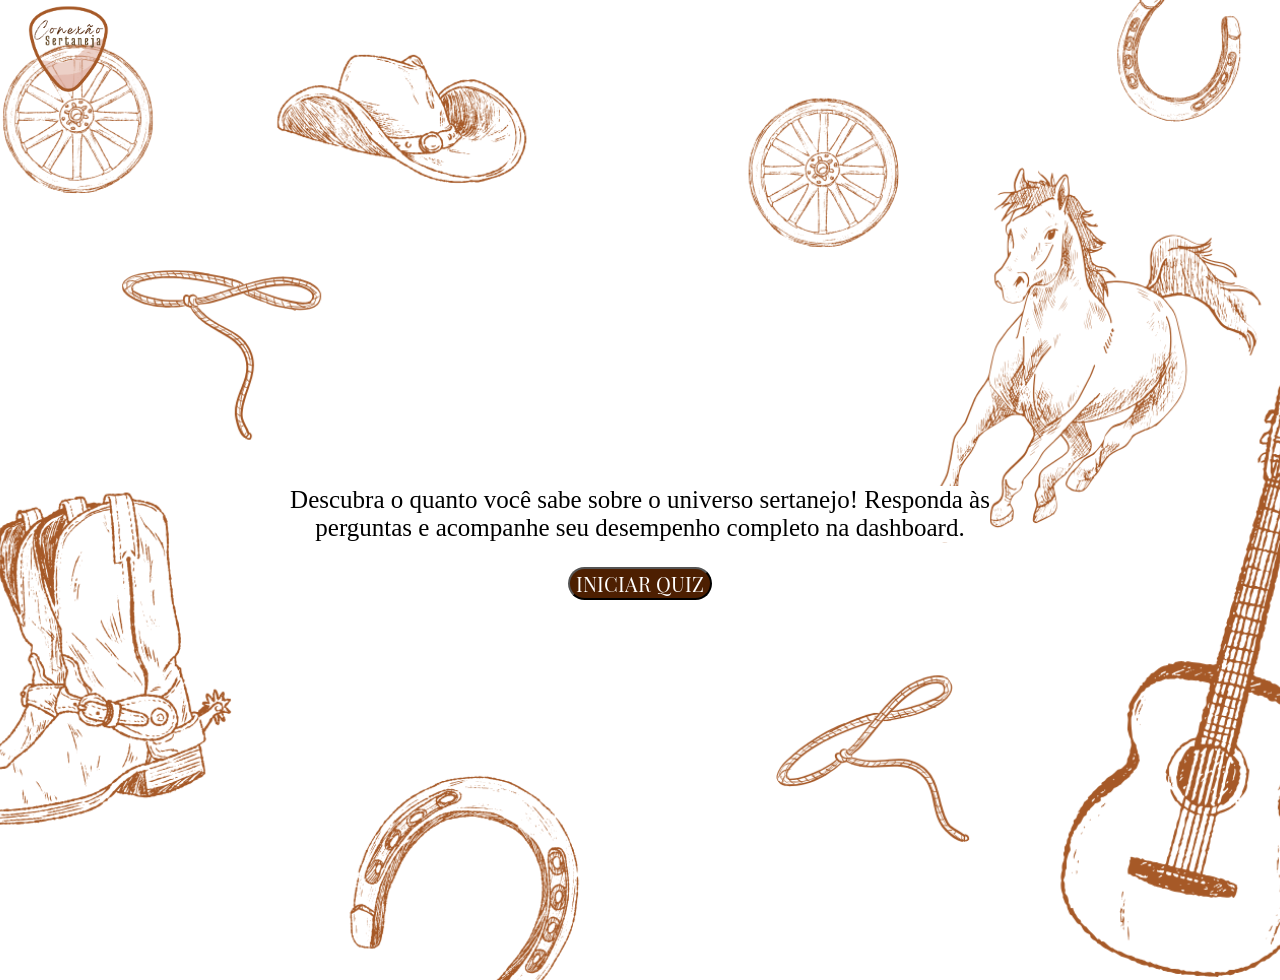
<file: Site/public/quiz.html>
<!DOCTYPE html>
<html lang="en">

<head>
    <meta charset="UTF-8">
    <meta name="viewport" content="width=device-width, initial-scale=1.0">
    <title>Conexão Sertaneja | Quiz</title>
    <link rel="stylesheet" href="css/quiz.css">
    <script src="./js/sessao.js"></script>
    <link rel="icon" href="./assets/icon/Logo.ico">
    <link href="https://fonts.cdnfonts.com/css/angelica-rytes" rel="stylesheet">
    <link href="https://fonts.cdnfonts.com/css/angelica-rytes" rel="stylesheet">
    <link rel="preconnect" href="https://fonts.googleapis.com">
    <link rel="preconnect" href="https://fonts.gstatic.com" crossorigin>
    <link
        href="https://fonts.googleapis.com/css2?family=Medula+One&family=Playfair+Display+SC:ital,wght@0,400;0,700;0,900;1,400;1,700;1,900&family=Poppins:ital,wght@0,100;0,200;0,300;0,400;0,500;0,600;0,700;0,800;0,900;1,100;1,200;1,300;1,400;1,500;1,600;1,700;1,800;1,900&display=swap"
        rel="stylesheet">
</head>

<body onload="onloadEsconder()">
    <div class="header">
        <div class="container">
            <div class="logo">
                <a href="index.html"><img src="assets/icon/Logo2.png" alt=""></a>
            </div>
        </div>
    </div>

    <div id="introducaoQuiz">
        <p>
            Descubra o quanto você sabe sobre o universo sertanejo!
            Responda às perguntas e acompanhe seu desempenho completo na dashboard.
        </p>

        <button id="btnIniciarQuiz" onclick="iniciarQuiz()">
            INICIAR QUIZ
        </button>
    </div>

    <div id="pontuacaoEJogo">
        <div id="jogo" class="width-fit-content flex-colunar border-secondary">

            <div id="infoQuestao" class="padding-8">
                <span>Questão atual: <span id="spanNumeroDaQuestaoAtual"></span> de <span id="qtdQuestoes"></span>
                    questões.</span>
            </div>

            <!-- Amarzenar a pergunta -->
            <div id="perguntaDaQuestaoAtual" class="padding-8">
                <span id="spanQuestaoExibida" class="text-bold"></span>
            </div>
            <!-- Alternativa -->
            <div id="infoAlternativas" class="padding-8">
                <span><em>Escolha uma opção dentre as abaixo:</em></span>
            </div>

            <div id="opcoes" class="flex-colunar padding-8">
                <span>
                    <input type="radio" id="primeiraOpcao" name="option" class="radio" value="alternativaA" />
                    <label for="primeiraOpcao" class="option" id="labelOpcaoUm"></label>
                </span>
                <span>
                    <input type="radio" id="segundaOpcao" name="option" class="radio" value="alternativaB" />
                    <label for="segundaOpcao" class="option" id="labelOpcaoDois"></label>
                </span>
                <span>
                    <input type="radio" id="terceiraOpcao" name="option" class="radio" value="alternativaC" />
                    <label for="terceiraOpcao" class="option" id="labelOpcaoTres"></label>
                </span>
                <span>
                    <input type="radio" id="quartaOpcao" name="option" class="radio" value="alternativaD" />
                    <label for="quartaOpcao" class="option" id="labelOpcaoQuatro"></label>
                </span>
                <span>
                    <input type="radio" id="quintaOpcao" name="option" class="radio" value="alternativaE" />
                    <label for="quintaOpcao" class="option" id="labelOpcaoCinco"></label>
                </span>
            </div>

            <div id="botoes" class="flex-colunar padding-8">
                <button onclick="retornar()" id="btnRetornar"><img src="./assets/imgs/buttonVoltar.png" alt=""></button>
                <button onclick="avancar()" id="btnAvancar"><img src="./assets/imgs/buttonAvancar.png" alt=""></button>
                <button onclick="finalizarJogo()" id="btnConcluir" style="display:none;"><img
                        src="./assets/imgs/buttonPlay.png" alt=""></button>
            </div>
        </div>
    </div>

</body>

</html>
<script>
    const listaDeQuestoes = [

        {
            pergunta: "A partir de qual década o sertanejo foi produzido no Brasil?",
            alternativaA: "1910",
            alternativaB: "1930",
            alternativaC: "2000",
            alternativaD: "2011",
            alternativaE: "1900",
            alternativaCorreta: "alternativaA",
            tema: "História"
        },

        {
            pergunta: "Gusttavo Lima é um cantor mineiro de grande sucesso na musica sertaneja. Qual é o nome de batismo desse cantor?",
            alternativaA: "Gusttavo Batista Lima",
            alternativaB: "Gusttavo Ferreira Lima",
            alternativaC: "Nivaldo Batista Lima",
            alternativaD: "Reinaldo Batista Lima",
            alternativaE: "Augusto Batista Lima",
            alternativaCorreta: "alternativaC",
            tema: "Artistas"
        },

        {
            pergunta: "O filme 'Dois Filhos de Francisco' conta a história de qual dupla sertaneja?",
            alternativaA: "Victor e Leo",
            alternativaB: "Zezé di Camargo e Luciano",
            alternativaC: "Chitãozinho e Xororó",
            alternativaD: "Leandro e Leonardo",
            alternativaE: "João Paulo e Daniel",
            alternativaCorreta: "alternativaB",
            tema: "Artistas"
        },

        {
            pergunta: "Qual instrumento é símbolo do sertanejo raiz?",
            alternativaA: "Bateria",
            alternativaB: "Violão elétrico",
            alternativaC: "Sanfona",
            alternativaD: "Viola caipira",
            alternativaE: "Violino",
            alternativaCorreta: "alternativaD",
            tema: "História"
        },

        {
            pergunta: "Quem é conhecida como a Rainha do Sertanejo?",
            alternativaA: "Paula Fernandes",
            alternativaB: "Ana Castela",
            alternativaC: "Simone Mendes",
            alternativaD: "Marília Mendonça",
            alternativaE: "Roberta Miranda",
            alternativaCorreta: "alternativaE",
            tema: "Curiosidades"
        },

        {
            pergunta: "O sertanejo romântico ficou muito popular principalmente em qual período?",
            alternativaA: "Anos 60",
            alternativaB: "Anos 70",
            alternativaC: "Anos 80 e 90",
            alternativaD: "Anos 2000",
            alternativaE: "Anos 2010",
            alternativaCorreta: "alternativaC",
            tema: "História"
        },

        {
            pergunta: "Assinale a alternativa que completa o nome das duplas respectivamente: Bruno e _____, Munhoz e _____, _____e Juliano , Guilherme e _____.",
            alternativaA: "Mariano, Vinícios, Marcelo e Santiago",
            alternativaB: "Vinícios, Marcelo, Mariano e Santiago",
            alternativaC: "Marrone, Santiago, Henrique e Vinícios",
            alternativaD: "Santiago, Mariano, Vinícios e Juliano",
            alternativaE: "Marrone, Mariano, Henrique, Santiago",
            alternativaCorreta: "alternativaE",
            tema: "Curiosidades"
        },

        {
            pergunta: "Quem ficou conhecido como o 'Embaixador' do sertanejo?",
            alternativaA: "Luan Santana",
            alternativaB: "Gusttavo Lima",
            alternativaC: "Leonardo",
            alternativaD: "Daniel",
            alternativaE: "Michel Teló",
            alternativaCorreta: "alternativaB",
            tema: "Curiosidades"
        },

        {
            pergunta: "O feminejo representa:",
            alternativaA: "O sertanejo internacional",
            alternativaB: "A presença feminina no sertanejo",
            alternativaC: "O sertanejo raiz",
            alternativaD: "O início da viola caipira",
            alternativaE: "O crescimento do gênero feminino",
            alternativaCorreta: "alternativaB",
            tema: "Curiosidades"
        },

        {
            pergunta: "Complete a música: E nessa loucura de dizer que não te quero <br> Vou negando as ________________",
            alternativaA: "evidências",
            alternativaB: "aparências",
            alternativaC: "divergências",
            alternativaD: "inferências",
            alternativaE: "consequências",
            alternativaCorreta: "alternativaB",
            tema: "Letras"
        }

    ]

    // variáveis globais    
    let numeroDaQuestaoAtual = 0
    let respostasUsuario = []

    let pontuacaoFinal = 0
    let certas = 0
    let erradas = 0

    let acertosHistoria = 0
    let acertosArtistas = 0
    let acertosCuriosidades = 0
    let acertosLetras = 0

    let quantidadeDeQuestoes = listaDeQuestoes.length


    function onloadEsconder() {
        document.getElementById('jogo').style.display = "none"
    }


    function iniciarQuiz() {
        document.getElementById('jogo').style.display = "flex"
        btnIniciarQuiz.style.display = "none"
        document.getElementById('introducaoQuiz').style.display = "none"
        document.getElementById('qtdQuestoes').innerHTML = quantidadeDeQuestoes

        preencherHTMLcomQuestaoAtual(0)

        btnRetornar.disabled = false
        btnAvancar.disabled = false
        btnConcluir.disabled = true
    }

    function preencherHTMLcomQuestaoAtual(index) {
        habilitarAlternativas(true)
        const questaoAtual = listaDeQuestoes[index]
        numeroDaQuestaoAtual = index
        console.log("questaoAtual")
        console.log(questaoAtual)
        document.getElementById("spanNumeroDaQuestaoAtual").innerHTML = Number(index) + 1 // ajustando porque o index começa em 0
        document.getElementById("spanQuestaoExibida").innerHTML = questaoAtual.pergunta;
        document.getElementById("labelOpcaoUm").innerHTML = questaoAtual.alternativaA;
        document.getElementById("labelOpcaoDois").innerHTML = questaoAtual.alternativaB;
        document.getElementById("labelOpcaoTres").innerHTML = questaoAtual.alternativaC;
        document.getElementById("labelOpcaoQuatro").innerHTML = questaoAtual.alternativaD;
        document.getElementById("labelOpcaoCinco").innerHTML = questaoAtual.alternativaE;

    }

    function habilitarAlternativas(trueOrFalse) {
        let opcaoEscolhida = trueOrFalse ? false : true

        primeiraOpcao.disabled = opcaoEscolhida
        segundaOpcao.disabled = opcaoEscolhida
        terceiraOpcao.disabled = opcaoEscolhida
        quartaOpcao.disabled = opcaoEscolhida
        quintaOpcao.disabled = opcaoEscolhida

    }

    function desmarcarRadioButtons() {
        const options = document.getElementsByName("option");
        for (let i = 0; i < options.length; i++) {
            options[i].checked = false;
        }
    }


    function avancar() {
        // recupera alternativas no html
        const options = document.getElementsByName("option");

        let hasChecked = false


        for (let i = 0; i < options.length; i++) {
            if (options[i].checked) {
                hasChecked = true
                break
            }
        }

        if (!hasChecked) {
            alert("Não há alternativas escolhidas. Escolha uma opção.")
            return;
        }
        salvarResposta()
        numeroDaQuestaoAtual++

        if (numeroDaQuestaoAtual < quantidadeDeQuestoes - 1) {
            preencherHTMLcomQuestaoAtual(numeroDaQuestaoAtual)

        } else if (numeroDaQuestaoAtual == quantidadeDeQuestoes - 1) {
            alert("Atenção... a próxima é a ultima questão!")
            preencherHTMLcomQuestaoAtual(numeroDaQuestaoAtual)
            btnAvancar.style.display = "none"
            btnConcluir.style.display = "block"
            btnConcluir.disabled = false

        } else {
            finalizarJogo()
        }

        desmarcarRadioButtons()
    }

    function retornar() {

        if (numeroDaQuestaoAtual > 0) {

            numeroDaQuestaoAtual--

            preencherHTMLcomQuestaoAtual(numeroDaQuestaoAtual)

            desmarcarRadioButtons()

            btnAvancar.style.display = "block"
            btnConcluir.style.display = "none"

        }

    }

    function salvarResposta() {

        const options = document.getElementsByName("option")

        options.forEach((option) => {

            if (option.checked) {

                respostasUsuario[numeroDaQuestaoAtual] = option.value

            }

        })
    }


    function finalizarJogo() {
        document.getElementById('jogo').style.display = "none"
        salvarResposta()

        // zera contadores
        pontuacaoFinal = 0; 
        certas = 0; 
        erradas = 0
        acertosHistoria = 0; 
        acertosArtistas = 0; 
        acertosCuriosidades = 0; 
        acertosLetras = 0

        for (let i = 0; i < listaDeQuestoes.length; i++) {
            const questaoAtual = listaDeQuestoes[i]
            if (respostasUsuario[i] && respostasUsuario[i] == questaoAtual.alternativaCorreta) {
                pontuacaoFinal++; certas++
                if (questaoAtual.tema == "História") acertosHistoria++
                else if (questaoAtual.tema == "Artistas") acertosArtistas++
                else if (questaoAtual.tema == "Curiosidades") acertosCuriosidades++
                else if (questaoAtual.tema == "Letras") acertosLetras++
            } else {
                erradas++
            }
        }

        let porcentagem = (pontuacaoFinal / listaDeQuestoes.length) * 100

        // salva no sessionStorage para a dashboard 
        sessionStorage.setItem("PONTUACAO", pontuacaoFinal)
        sessionStorage.setItem("CERTAS", certas)
        sessionStorage.setItem("ERRADAS", erradas)
        sessionStorage.setItem("PORCENTAGEM", porcentagem.toFixed(0))
        sessionStorage.setItem("ARTISTAS", acertosArtistas)
        sessionStorage.setItem("HISTORIA", acertosHistoria)
        sessionStorage.setItem("LETRAS", acertosLetras)
        sessionStorage.setItem("CURIOSIDADES", acertosCuriosidades)

        // envia pro backend
        fetch("/quiz/salvarResultado", {
            method: "POST",
            headers: { "Content-Type": "application/json" },
            body: JSON.stringify({
                acertosServer: certas,
                errosServer: erradas,
                porcentagemServer: porcentagem.toFixed(0),
                idUsuarioServer: sessionStorage.ID_USUARIO,
                acertosHistoriaServer: acertosHistoria,
                acertosArtistasServer: acertosArtistas,
                acertosCuriosidadesServer: acertosCuriosidades,
                acertosLetrasServer: acertosLetras
            })
        })
            .then((resposta) => {
                if (resposta.ok) {
                    window.location.href = "dashboard/dashboard.html"
                } else {
                    alert("Erro ao salvar resultado. Tente novamente.")
                    document.getElementById('jogo').style.display = "flex"
                }
            })
            .catch((erro) => {
                console.log(erro)
                alert("Erro de conexão. Verifique sua internet e tente novamente.")
                document.getElementById('jogo').style.display = "flex"
            })
    }
</script>
</file>
<file: Site/public/css/estilo.css>
@import url('https://fonts.cdnfonts.com/css/angelica-rytes');


body {
  margin: 0;
  padding: 0;
  box-sizing: border-box;
  background-color: #4d1f01;
}

:root {
  --tamanho-header: 80px;
  --tamanho-banner: calc(100vh - var(--tamanho-header) - var(--tamanho-footer) - 2px);
  --tamanho-simulador: calc(100vh - var(--tamanho-header) - var(--tamanho-footer) - 2px);
  --tamanho-login: 87vh;
  --tamanho-footer: 70px;
}


.header {
  height: var(--tamanho-header);
}

.header .container {
  display: flex;
  max-width: 100%;
  justify-content: space-between;
  padding: 0 20px 0 20px;
}

.header a {
  text-decoration: none;
  color: #f1e0c6;
  font-family: 'Poppins', sans-serif;
  font-size: 20px;
}

.agora {
  font-weight: 700;
}

.navbar {
  display: flex;
  list-style: none;
  color: #e3b062;
}

.navbar li {
  display: flex;
  align-items: center;
  gap: 10px;

}

.navbar .area-user img {
  width: 40px;
  height: auto;
}

.logo img {
  width: 100px;
  height: auto;
}

/* BANNER */
.banner {
  height: var(--tamanho-banner);
  color: white;
  background-image: url('../assets/imgs/Violao.png');
  background-repeat: no-repeat;
  background-size: contain;
  display: flex;
  align-items: center;
  min-height: 90vh;
}

.banner .container {
  display: flex;
  flex-direction: column;
  justify-content: center;
  align-items: flex-end;
  height: 100%;
  width: 100%;
  padding-right: 55px;
  margin-top: 80px;
}

.linha {
  width: 50vw;
  height: 2px;
  margin: 20px 0;
  background-color: white;
  align-self: flex-end;
}

.banner .container .texto {
  max-width: 500px;
  text-align: right;
  margin-right: 55px;
  font-size: 20px;
  color: #f1e0c6;
  font-family: 'Poppins', sans-serif;
}

.banner .container p {
  margin: 0;
  padding: 0;
}

.banner .container .titulo {
  display: flex;
  flex-direction: column;
  align-items: flex-end;
  margin-right: 55px;
  line-height: 0.6;
}

.banner .container .conexao {
  font-family: 'Angelica Rytes', sans-serif;
  font-size: 170px;
}

.banner .container .sertaneja {
  font-family: "Medula One", system-ui;
  font-size: 140px;
}

.banner .container .btn {
  align-self: end;
  margin-right: 110px;
  margin-top: 20px;
  padding: 12px 30px;
  background-color: #f1e0c6;
  color: #4d1f01;
  text-decoration: none;
  border-radius: 25px;
  font-size: 20px;
  text-align: center;
  cursor: pointer;
  font-family: 'Poppins', sans-serif;
  font-weight: 600;
}

/* LINHA DO TEMPO */

.titulo-timelime {
  text-align: center;
  font-size: 90px;
  font-family: "Medula One", system-ui;
  color: #ffd699;
}

.timeline {
  position: relative;
  max-width: 1000px;
  margin: 100px auto;
}

.timeline .container {
  padding: 10px 50px;
  position: relative;
  width: 50%;
}


.timeline .text-box {
  padding: 20px 30px;
  background-color: #ffffff;
  position: relative;
  border-radius: 6px;
  font-size: 18px;
  font-family: 'Poppins', sans-serif;
  color: black;
}

.timeline .text-box h2 {
  font-weight: 600;
  font-family: "Playfair Display SC", serif;
  font-size: 30px;
  color: #4d1f01;
}

.timeline .text-box small {
  display: inline-block;
  margin-bottom: 15px;
  font-size: 15px;
}

.timeline .left-container {
  right: 10%;
}

.timeline .right-container {
  left: 50%;
}

.timeline::after {
  content: '';
  position: absolute;
  width: 6px;
  height: 100%;
  background-color: #ffffff;
  top: 0;
  left: 50%;
  margin-left: -3px;
  z-index: -1;
}

.left-container-arrow {
  height: 0;
  width: 0;
  position: absolute;
  top: 28px;
  z-index: 1;
  border-top: 15px solid transparent;
  border-bottom: 15px solid transparent;
  border-left: 15px solid #ffffff;
  right: -15px;
}

.right-container-arrow {
  height: 0;
  width: 0;
  position: absolute;
  top: 28px;
  z-index: 1;
  border-top: 15px solid transparent;
  border-bottom: 15px solid transparent;
  border-right: 15px solid #ffffff;
  left: -15px;
}

/* ARTISTAS EM DESTAQUE */

.social {
  background-color: #4d1f01;
  display: flex;
  justify-content: center;
}

.social .container {
  justify-content: center;
  display: flex;
  flex-direction: column;
  align-items: center;
}

.box img {
  width: 200px;
  height: 200px;
  object-fit: cover; /* ajusta sem distorcer */
}


.social .container .boxes {
  display: flex;
  justify-content: space-evenly;
  width: 100%;
  padding: 10px 0;
  flex-wrap: wrap;
}

.social h4 {
  font-family: "Medula One", system-ui;
  font-size: 35px;
  color: #ffffff;
  margin-top: 30px;
  margin: 0;
}

.box {
  display: flex;
  flex-direction: column;
  justify-content: center;
  align-items: center;
  background-color: #a65927;
  border-radius: 25px;
  padding: 5px;
  width: 250px;
  height: 300px;
}

.artistas {
  width: 100%;
  text-align: center;
  margin-bottom: 20px;
}

.artistas h2 {
  font-family: "Playfair Display SC", serif;
  font-weight: 700;
  font-size: 50px;
  color: #ffd699;
  letter-spacing: 2px;
  text-align: center;
  margin: 0;
}

.social .container .btn {
  display: block;
  margin: 20px auto;
  padding: 12px 30px;
  background-color: #e6c08b;
  color: #4d1f01;
  border: none;
  border-radius: 25px;
  font-size: 20px;
  font-family: 'Poppins', sans-serif;
  font-weight: 600;
  cursor: pointer;
  text-align: center;
  text-decoration: none;
  transition: 0.3s;
}

.iframe {
  display: flex;
  justify-content: center;
  align-items: center;
  margin-bottom: 60px;
  margin-top: 30px;
}

/* FOOTER */

.footer {
  background-color: #a65927;
  height: var(--tamanho-footer);
  padding: 40px 0;
  font-family: 'Poppins', sans-serif;
}

.footer ul {
  margin-top: 0;
  padding: 0;
  list-style: none; /* estilo da lista*/
  font-size: 22px;
  text-align: center;
  line-height: 1.6; /* altura da linha*/
  margin-bottom: 0;
}

.footer ul li {
  display: inline-block;
  padding: 0 15px;
}

.footer ul li a {
  text-decoration: none;
  color: #fff;
}

.footer .copyright {
  margin-top: 15px;
  text-align: center;
  font-size: 20px;
  color: #aaa;
}

/* CADASTRO E LOGIN */

.login {
  height: var(--tamanho-login);
  background-image: url('../assets/imgs/Fundo.png');
  background-size: cover;
  background-position: center;
  background-repeat: no-repeat;
  display: flex;
  justify-content: center;
  align-items: center;
}

.login .container {
  display: flex;
  justify-content: center;
  align-items: center;
  flex-direction: column;
  width: 100%;
}

.container h2 {
  display: flex;
  align-items: center;
  justify-content: center;
  margin: 0;
  font-size: 65px;
  font-family: "Medula One", system-ui;
  color: #f1e0c6;
}

.card {
  width: 440px;
  background-color: #a65927;
  border-radius: 15px;
  display: flex;
  align-items: center;
  justify-content: center;
  color: #4d1f01;
  flex-direction: column;
  z-index: 2;
}

.card-login {
  width: 440px;
  height: 300px;
  background-color: #a65927;
  border-radius: 15px;
  display: flex;
  align-items: center;
  justify-content: center;
  color: #4d1f01;
  flex-direction: column;
  z-index: 2;
}

.shape-cadastro {
  border: 3px solid white;
  width: 400px;
  height: 440px;
  position: absolute;
  border-radius: 15px;
  z-index: 1;
  top: 50%;
  left: 50%;
  transform: translate(-40%, -30%);
}

.shape-login {
  border: 3px solid white;
  width: 400px;
  height: 300px;
  position: absolute;
  border-radius: 15px;
  z-index: 0;
  top: 55%;
  left: 50%;
  transform: translate(-40%, -30%);
}

.container .imgSticker2 {
  position: absolute;
  top: 65%;
  left: 35%;
  display: flex;
}

.formulario {
  display: flex;
  height: 90%;
  width: 70%;
  justify-content: space-around;
  flex-direction: column;
}

.formulario span {
  font-size: 20px;
  font-weight: 800;
}

.formulario input {
  border: 3px solid#4d1f01;
  text-align: center;
  margin: 0;
}

#div_mensagem {
  background-color: #fff;
}

.campo {
  display: flex;
  flex-direction: column;
  justify-content: start;
  padding: 5px 0;
}

.container .imgSticker {
  position: absolute;
  top: 82%;
  left: 35%;
  display: flex;
}

.botao {
  cursor: pointer;
  align-self: center;
  margin-top: 20px;
  background: none;
  border: none;
}

.botao img {
  width: 80px;
  height: auto;
}

.loading-div {
  width: 50px;
  display: none;
}

.loading-div img {
  height: 50px;
  width: 50px;
}

#div_erros_login {
  display: none
}

/* FORMULARIO */

.login .alerta_erro {
  display: flex;
  justify-content:flex-end;
}

.login .card_erro {
  display: none;
  background-color: #fff;
  color: black;
  width: 700px;
  position: fixed;
  border-radius: 4px;
  border: #ED145B 3px solid;
  padding: 10px;
  margin-top:15px
}

.login .card_erro #mensagem_erro {
  font-weight: 500;
  font-size: 20px;
}

.formulario .tipo_campo {
  font-size: 20px;
  font-weight: 600 !important;
}

.formulario {
  display: flex;
  flex-direction: column;
}

input {
  margin-bottom: 10px;
  border: 2px solid #32b9cd;
  padding: 10px;
  text-align: center;
  border-radius: 10px;
}

.btn {
  font-family: "Barlow", sans-serif;
  border: 0;
  border-radius: 5px;
  font-weight: 600;
  font-size: 18px;
  padding: 10px 15px;
  color: white;
  background-color: #ED145B;
  width: 120px;
  align-self: center;
  margin-top: 5px;
}

.loading-div {
  width: 50px;
  margin: auto;
  display: none;
}

.loading-div img {
  height: 50px;
  width: 50px;
}
</file>
<file: Site/public/css/artistas.css>
@import url('https://fonts.cdnfonts.com/css/angelica-rytes');


body {
    margin: 0;
    padding: 0;
    box-sizing: border-box;
    background-color: #ffffff;
}

:root {
    --tamanho-header: 80px;
    --tamanho-main: min-height: 100vh;
    --tamanho-footer: 70px;
}


.header {
    height: var(--tamanho-header);
}

.header .container {
    justify-content: space-between;
    display: flex;
   max-width: 100%;
    padding: 0 20px 0 20px;
}

.header a {
    text-decoration: none;
    color: #4d1f01;
    font-family: 'Poppins', sans-serif;
    font-size: 20px;
}

.agora {
    font-weight: 700;
}

.navbar {
    display: flex;;
    list-style: none;
    color: #4d1f01;
    gap: 15px;
}

.navbar li {
    display: flex;
    align-items: center;
    gap: 10px;
}

.navbar .area-user img {
    width: 40px;
    height: auto;
}

.logo img {
    width: 100px;
    height: auto;
}

.main {
    height: var(--tamanho-main);
    display: flex;
    align-items: center;
    flex-direction: column;
    gap: 80px;
}

.main h1 {
    text-align: center;
    font-weight: 600;
    font-family: "Playfair Display SC", serif;
    font-size: 60px;
    color: #4d1f01;
}

.main .container1 {
    position: relative;
    display: flex;
    flex-direction: row;
    background-color: #efe9e6;
    border-radius: 25px;
    padding: 25px;
    width: 700px;
    height: 300px;
}

.main .container1 p {
    text-align: right;
    color: black;
    font-size: 18px;
    font-family: 'Poppins', sans-serif;
}

.main .container-right p {
    text-align: left;
    color: black;
    font-size: 18px;
    font-family: 'Poppins', sans-serif;
}

.main .container2 {
    display: flex;
    flex-direction: column;
    justify-content: center;
    align-items: center;
    background-color: #a65927;
    border-radius: 25px;
    width: 400px;
    height: 360px;
    margin-top: -60px;
    position: relative;
    z-index: 2;
}

.main .container2 img {
    padding: 30px 30px 0 30px;
    width: 250px;
    height: auto;
}

.main .container2 h3 {
    font-family: "Medula One", system-ui;
    color: #ffffff;
    margin: 0;
    font-size: 40px;
}

.main .container3 {
    flex-direction: row;
    background-color: #4d1f01;
    border-radius: 25px;
    height: 80px;
    width: 100%;
    margin-top: auto;
    position: absolute;
    bottom: 0;
    left: 0;
    z-index: 1;
}

.main .container3 img {
    width: 380px;
    height: 100px;
    margin-top: -10px;
    margin-left: 350px;
}



.main .container-right {
    position: relative;
    display: flex;
    flex-direction: row-reverse;
    background-color: #efe9e6;
    border-radius: 25px;
    padding: 25px;
    width: 700px;
    height: 300px;
}

.main .container-right1 {
    flex-direction: row-reverse;
    background-color: #4d1f01;
    border-radius: 25px;
    height: 80px;
    width: 100%;
    margin-top: auto;
    position: absolute;
    bottom: 0;
    left: 0;
    z-index: 1;
}

.main .container-right1 img {
    width: 380px;
    height: 100px;
    margin-top: -10px;
}




/* FOOTER */

.footer {
    background-color: #a65927;
    height: var(--tamanho-footer);
    padding: 40px 0;
    font-family: 'Poppins', sans-serif;
    margin-top: 20px;
}

.footer ul {
    margin-top: 0;
    padding: 0;
    list-style: none;
    /* estilo da lista*/
    font-size: 22px;
    text-align: center;
    line-height: 1.6;
    /* altura da linha*/
    margin-bottom: 0;
}

.footer ul li {
    display: inline-block;
    padding: 0 15px;
}

.footer ul li a {
    text-decoration: none;
    color: #fff;
}

.footer .copyright {
    margin-top: 15px;
    text-align: center;
    font-size: 20px;
    color: #aaa;
}
</file>
<file: Site/public/css/quiz.css>
/* Não usar pure white or pure black: https://uxplanet.org/basicdesign-never-use-pure-black-in-typography-36138a3327a6 */
/* The 4-point grid system: https://medium.com/@sainzkike/controlling-spacing-in-design-systems-multiple-spacing-9bf1afec87f */

:root {
    --primary-brand-color: #ED145B;
    --secondary-brand-color: #0762C8;
    --success: #198754;
    --success-dark: #095c36;
    --success-light: #9dd3ba;
    --warning: #ffc107;
    --warning-dark: #705400;
    --warning-light: #fdebb3;
    --danger: #dc3545;
    --danger-dark: #990c19;
    --danger-light: #f0c1c6;
    --new-gray: #CCCCCC;
    --new-black: #212427;
    --new-white: #E8E8E8;
}


body {
    margin: 0;
    padding: 0;
    box-sizing: border-box;
    background-image: url('../assets/imgs/fundoClaro.png');
    background-position: center;
    background-repeat: no-repeat;
    background-size: cover;
    min-height: 100vh;
}


:root {
    --tamanho-header: 80px;
    --tamanho-main: min-height: 100vh;
    --tamanho-footer: 70px;
}

.header {
    height: var(--tamanho-header);
}

.header .container {
    justify-content: space-between;
    display: flex;
    max-width: 100%;
    padding: 0 20px 0 20px;
}

.header a {
    text-decoration: none;
    color: #4d1f01;
    font-family: 'Poppins', sans-serif;
    font-size: 20px;
}

.agora {
    font-weight: 700;
}

.navbar {
    display: flex;
    list-style: none;
    color: #4d1f01;
    gap: 15px;
}

.navbar li {
    display: flex;
    align-items: center;
    gap: 10px;
}

.logo img {
    width: 100px;
    height: auto;
}

#pontuacaoEJogo {
    display: flex;
    align-items: center;
    justify-content: center;
    flex-direction: column;
}

#introducaoQuiz {
    display: flex;
    flex-direction: column;
    align-items: center;
    justify-content: center;
    text-align: center;
    height: 100vh;
}

#introducaoQuiz p {
    font-size: 25px;
    background-color: #ffffff;
    width: 700px;
    word-wrap: break-word;
}

#btnIniciarQuiz {
    font-family: "Playfair Display SC", serif;
    border-radius: 25px;
    background-color: #4d1f01;
    color: white;
    font-size: 20px;
}

.flex-colunar {
    display: flex;
    flex-direction: column;
}

.width-fit-content {
    font-family: 'Poppins', sans-serif;
    width: fit-content;
    border: 4px solid #4d1f01;
    border-radius: 20px;
    background-color: white;
}


.border-secondary {
    border: 5px solid #4d1f01;
}

.padding-8 {
    padding: 8px;
}

.text-bold {
    font-weight: bold;
}

.text-success-with-bg {
    color: var(--success-dark);
    background-color: var(--success-light);
}

.text-warning-with-bg {
    color: var(--warning-dark);
    background-color: var(--warning-light);
}

.text-danger-with-bg {
    color: var(--danger-dark);
    background-color: var(--danger-light);
}

.text-new-gray {
    color: var(--new-gray);
}

#botoes {
    flex-direction: row;
    display: flex;
    justify-content: center;
    gap: 8px;
}

#botoes button {
    background: none;
    border: none;
    padding: 0;
    margin: 0;
    cursor: pointer;
}

#botoes button img {
    width: 60px;
    ;
    height: auto;
}
</file>
